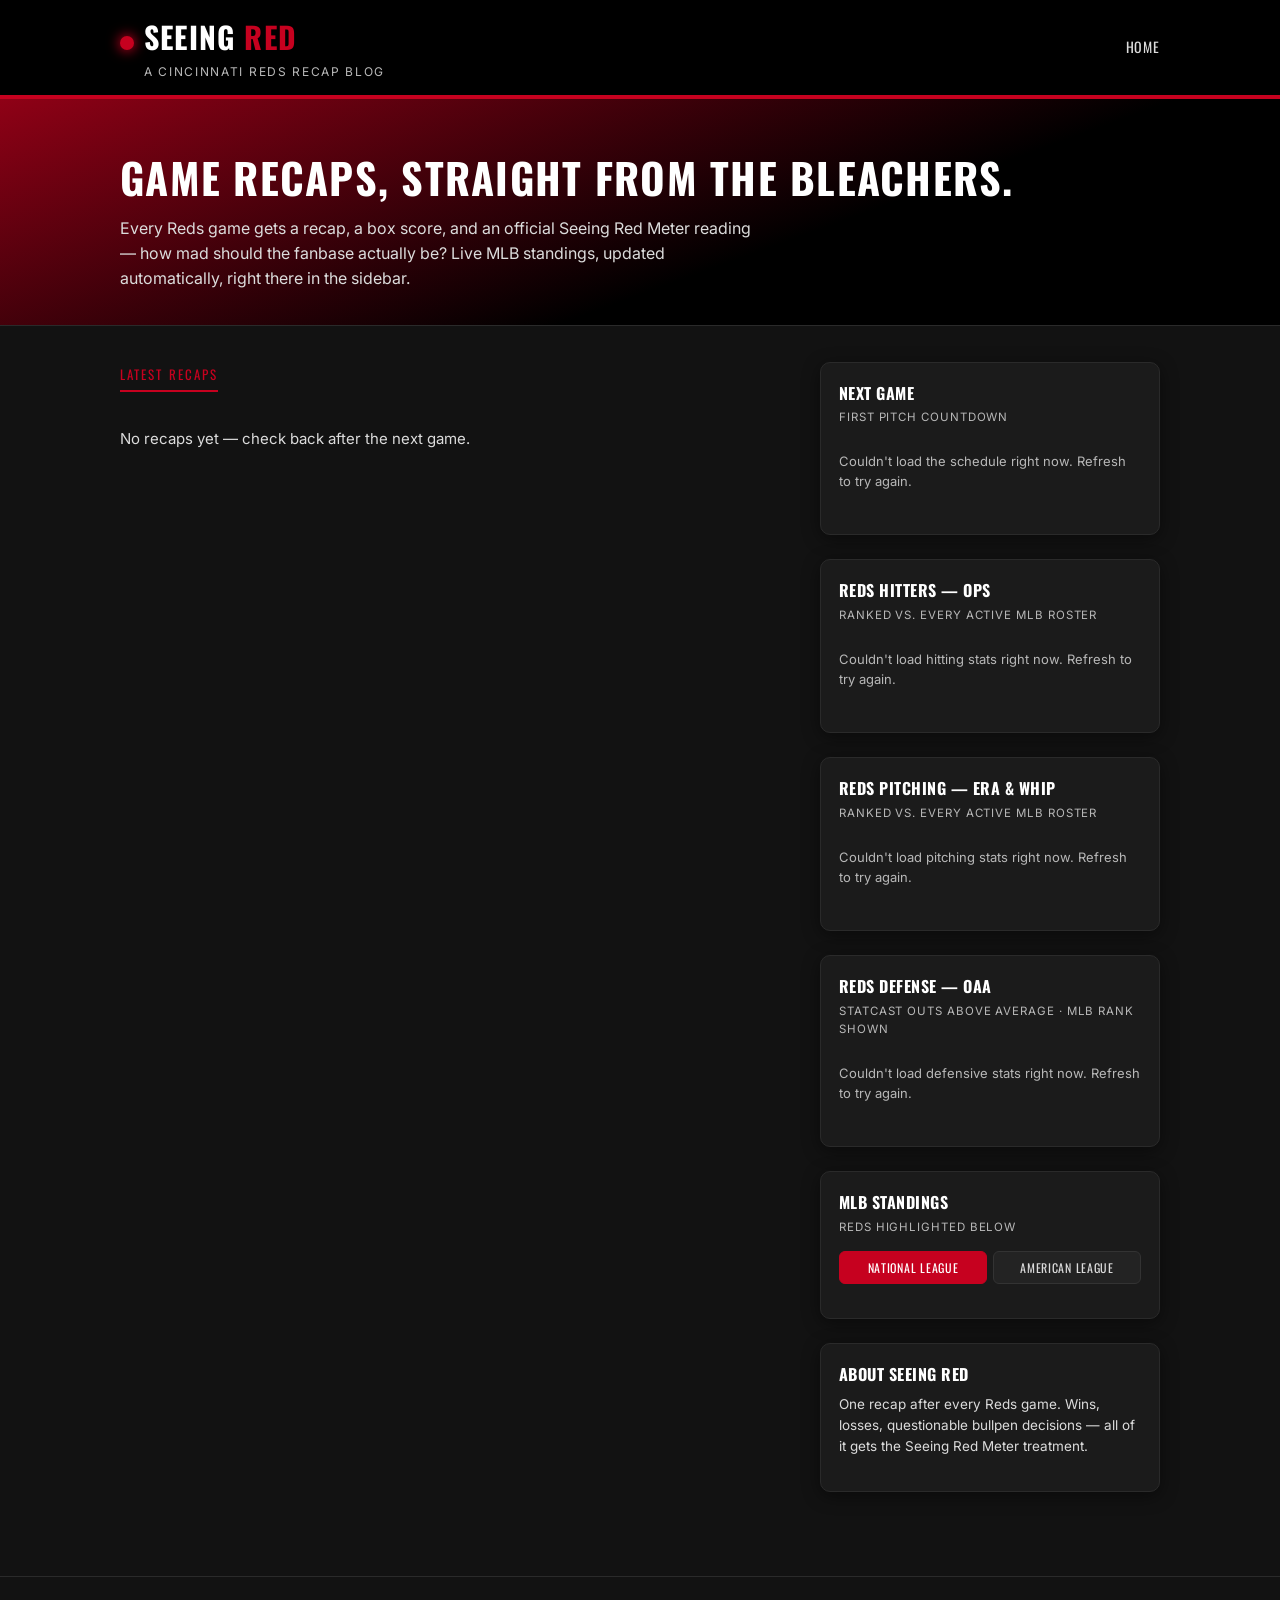
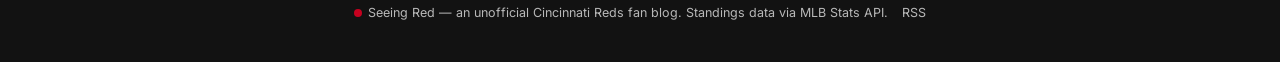
<file: index.html>
<!DOCTYPE html>
<html lang="en">
<head>
<meta charset="UTF-8" />
<meta name="viewport" content="width=device-width, initial-scale=1.0" />
<title>Seeing Red — A Cincinnati Reds Recap Blog</title>
<meta name="description" content="Game-by-game Cincinnati Reds recaps, plus live MLB standings and the Seeing Red Meter — how mad should the fanbase be?" />
<link rel="preconnect" href="https://fonts.googleapis.com">
<link href="https://fonts.googleapis.com/css2?family=Oswald:wght@400;500;600;700&family=Inter:wght@400;500;600&display=swap" rel="stylesheet">
<link rel="stylesheet" href="assets/css/styles.css" />
<link rel="alternate" type="application/rss+xml" title="Seeing Red RSS Feed" href="feed.xml" />
</head>
<body>

<header class="site-header">
  <div class="container">
    <div class="brand">
      <span class="logo-mark"></span>
      <div>
        <h1 class="brand-title">Seeing<span> Red</span></h1>
        <div class="brand-tag">A Cincinnati Reds Recap Blog</div>
      </div>
    </div>
    <nav class="site-nav">
      <a href="index.html">Home</a>
    </nav>
  </div>
</header>

<section class="hero">
  <div class="container">
    <h1>Game recaps, straight from the bleachers.</h1>
    <p>Every Reds game gets a recap, a box score, and an official Seeing Red Meter reading — how mad should the fanbase actually be? Live MLB standings, updated automatically, right there in the sidebar.</p>
  </div>
</section>

<main class="container">
  <div class="layout">

    <div>
      <div class="section-label">Latest Recaps</div>

      <!-- ================================================
           POST CARD — duplicate this block for each new
           recap and update the href + fields. Newest first.
           Paste new cards directly below this comment.
           ================================================ -->

      <p class="post-excerpt">No recaps yet — check back after the next game.</p>

    </div>

    <aside>
      <div class="widget" data-next-game-widget>
        <h3>Next Game</h3>
        <div class="widget-sub">First pitch countdown</div>
        <div data-next-game-body>
          <p class="standings-error">Loading schedule…</p>
        </div>
      </div>

      <div class="widget" data-ops-widget>
        <h3>Reds Hitters — OPS</h3>
        <div class="widget-sub">Ranked vs. every active MLB roster</div>
        <div data-ops-body>
          <p class="standings-error">Loading hitting stats…</p>
        </div>
      </div>

      <div class="widget" data-pitching-widget>
        <h3>Reds Pitching — ERA &amp; WHIP</h3>
        <div class="widget-sub">Ranked vs. every active MLB roster</div>
        <div data-pitching-body>
          <p class="standings-error">Loading pitching stats…</p>
        </div>
      </div>

      <div class="widget" data-oaa-widget>
        <h3>Reds Defense — OAA</h3>
        <div class="widget-sub">Statcast Outs Above Average · MLB rank shown</div>
        <div data-oaa-body>
          <p class="standings-error">Loading defensive stats…</p>
        </div>
      </div>

      <div class="widget" data-standings-widget>
        <h3>MLB Standings</h3>
        <div class="widget-sub">Reds highlighted below</div>
        <div class="league-toggle">
          <button type="button" data-league-btn="NL" class="active">National League</button>
          <button type="button" data-league-btn="AL">American League</button>
        </div>
        <div data-league-pane="NL" style="display:block;">
          <p class="standings-error">Loading standings…</p>
        </div>
        <div data-league-pane="AL" style="display:none;"></div>
        <div class="standings-updated" data-standings-updated></div>
      </div>

      <div class="widget">
        <h3>About Seeing Red</h3>
        <p style="font-size:13.5px; color:var(--gray-light); margin-top:8px;">
          One recap after every Reds game. Wins, losses, questionable bullpen decisions —
          all of it gets the Seeing Red Meter treatment.
        </p>
      </div>
    </aside>

  </div>
</main>

<footer class="site-footer">
  <div class="container">
    <span class="logo-mark"></span>Seeing Red — an unofficial Cincinnati Reds fan blog. Standings data via MLB Stats API.
    <a class="rss-link" href="feed.xml">RSS</a>
  </div>
</footer>

<script src="assets/js/seeing-red-meter.js"></script>
<script src="assets/js/standings.js"></script>
<script src="assets/js/next-game.js"></script>
<script src="assets/js/ops.js"></script>
<script src="assets/js/pitching.js"></script>
<script src="assets/js/oaa.js"></script>
</body>
</html>
</file>
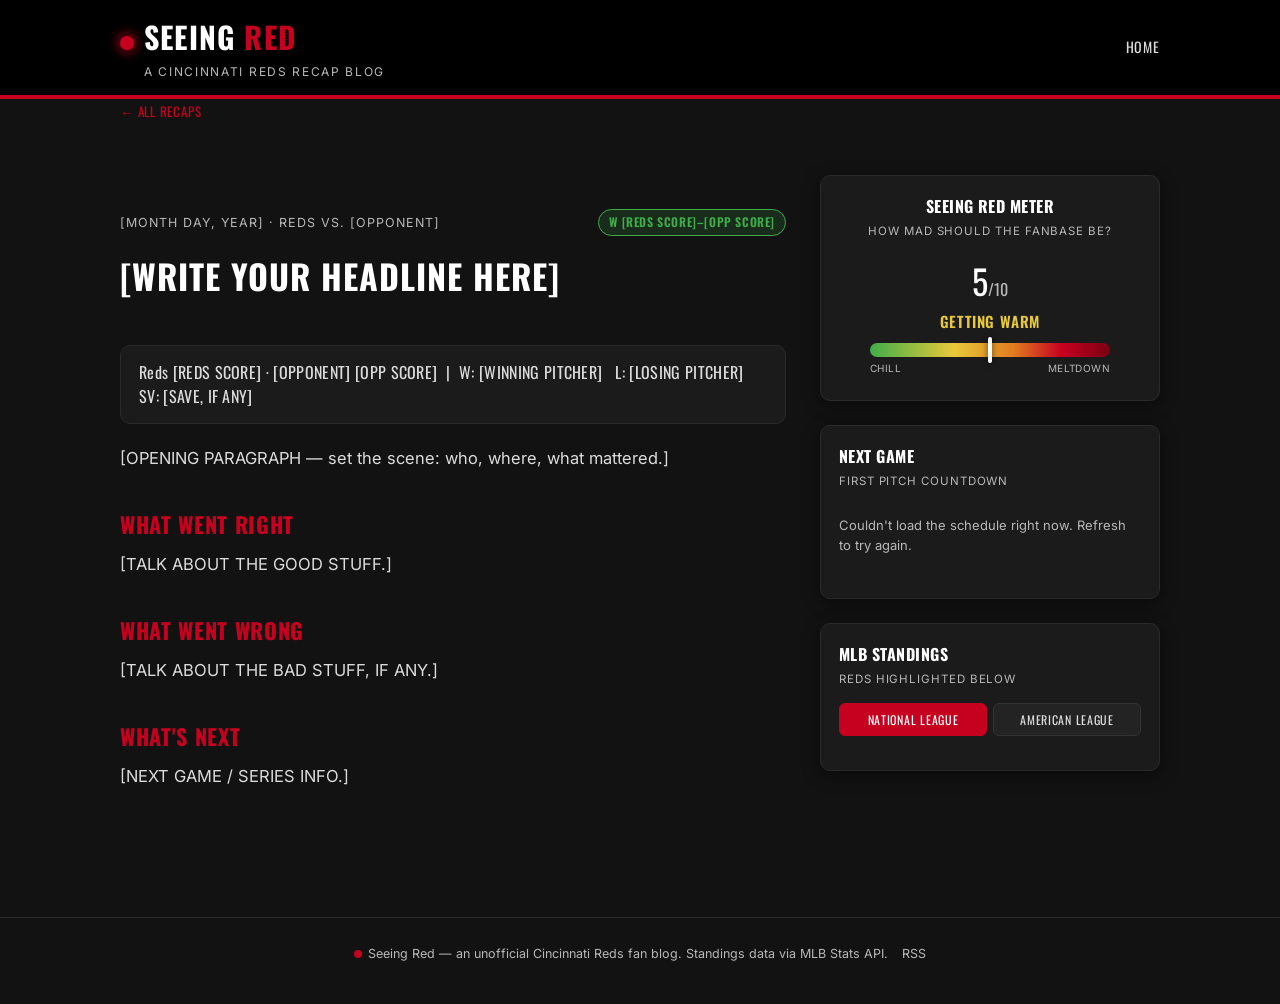
<file: posts/post-template.html>
<!DOCTYPE html>
<html lang="en">
<head>
<meta charset="UTF-8" />
<meta name="viewport" content="width=device-width, initial-scale=1.0" />

<!-- STEP 1: Update the title and description below -->
<title>[HEADLINE] — Seeing Red</title>
<meta name="description" content="[ONE-SENTENCE SUMMARY OF THE GAME]" />

<link rel="preconnect" href="https://fonts.googleapis.com">
<link href="https://fonts.googleapis.com/css2?family=Oswald:wght@400;500;600;700&family=Inter:wght@400;500;600&display=swap" rel="stylesheet">
<link rel="stylesheet" href="../assets/css/styles.css" />
</head>
<body>

<header class="site-header">
  <div class="container">
    <div class="brand">
      <span class="logo-mark"></span>
      <div>
        <h1 class="brand-title">Seeing<span> Red</span></h1>
        <div class="brand-tag">A Cincinnati Reds Recap Blog</div>
      </div>
    </div>
    <nav class="site-nav">
      <a href="../index.html">Home</a>
    </nav>
  </div>
</header>

<main class="container">

  <a class="back-link" href="../index.html">← All recaps</a>

  <div class="layout">
    <div>

      <div class="article-header">
        <div class="post-meta-row">
          <!-- STEP 2: date + opponent -->
          <span class="post-meta">[MONTH DAY, YEAR] · Reds vs. [OPPONENT]</span>
          <!-- STEP 3: result pill — use class "win" or "loss", and the score -->
          <span class="result-pill win">W [REDS SCORE]–[OPP SCORE]</span>
        </div>
        <!-- STEP 4: headline -->
        <h1>[WRITE YOUR HEADLINE HERE]</h1>
      </div>

      <article class="article-body">

        <!-- STEP 5: optional quick box score line -->
        <div class="boxscore-line">
          Reds [REDS SCORE] · [OPPONENT] [OPP SCORE] &nbsp;|&nbsp; W: [WINNING PITCHER] &nbsp; L: [LOSING PITCHER] &nbsp; SV: [SAVE, IF ANY]
        </div>

        <!-- STEP 6: write the recap. Add/remove <p> and <h2> tags as needed. -->
        <p>[OPENING PARAGRAPH — set the scene: who, where, what mattered.]</p>

        <h2>What Went Right</h2>
        <p>[TALK ABOUT THE GOOD STUFF.]</p>

        <h2>What Went Wrong</h2>
        <p>[TALK ABOUT THE BAD STUFF, IF ANY.]</p>

        <h2>What's Next</h2>
        <p>[NEXT GAME / SERIES INFO.]</p>

      </article>
    </div>

    <aside>
      <!-- STEP 7: Seeing Red Meter — set the score from 1 (fully chill) to 10 (nuclear meltdown) -->
      <div id="meter" class="widget meter-widget"></div>

      <div class="widget" data-next-game-widget>
        <h3>Next Game</h3>
        <div class="widget-sub">First pitch countdown</div>
        <div data-next-game-body>
          <p class="standings-error">Loading schedule…</p>
        </div>
      </div>

      <div class="widget" data-standings-widget>
        <h3>MLB Standings</h3>
        <div class="widget-sub">Reds highlighted below</div>
        <div class="league-toggle">
          <button type="button" data-league-btn="NL" class="active">National League</button>
          <button type="button" data-league-btn="AL">American League</button>
        </div>
        <div data-league-pane="NL" style="display:block;">
          <p class="standings-error">Loading standings…</p>
        </div>
        <div data-league-pane="AL" style="display:none;"></div>
        <div class="standings-updated" data-standings-updated></div>
      </div>
    </aside>
  </div>
</main>

<footer class="site-footer">
  <div class="container">
    <span class="logo-mark"></span>Seeing Red — an unofficial Cincinnati Reds fan blog. Standings data via MLB Stats API.
    <a class="rss-link" href="../feed.xml">RSS</a>
  </div>
</footer>

<script src="../assets/js/seeing-red-meter.js"></script>
<script src="../assets/js/standings.js"></script>
<script src="../assets/js/next-game.js"></script>
<script>
  // STEP 8: set the Seeing Red Meter score for this game (1–10)
  renderSeeingRedMeter(5, "meter");
</script>
</body>
</html>
</file>
<file: assets/css/styles.css>
/* =========================================================
   Seeing Red — Cincinnati Reds recap blog
   Sporty, high-contrast, red/black/white theme
   ========================================================= */

:root {
  --reds-red: #C6011F;
  --reds-red-dark: #8f0116;
  --reds-black: #000000;
  --off-black: #121212;
  --panel: #1b1b1b;
  --panel-light: #232323;
  --white: #ffffff;
  --gray: #b8b8b8;
  --gray-light: #dcdcdc;
  --gold: #f2c94c;
  --meter-green: #3fae4a;
  --meter-yellow: #e8c93a;
  --meter-orange: #e07b1f;
  --meter-red: #c6011f;
  --meter-deep-red: #7a0011;
  --radius: 10px;
  --shadow: 0 4px 18px rgba(0, 0, 0, 0.45);
}

* { box-sizing: border-box; }

html, body {
  margin: 0;
  padding: 0;
}

body {
  background: var(--off-black);
  color: var(--gray-light);
  font-family: "Inter", "Helvetica Neue", Arial, sans-serif;
  line-height: 1.55;
  -webkit-font-smoothing: antialiased;
}

h1, h2, h3, h4 {
  font-family: "Oswald", "Arial Narrow", Arial, sans-serif;
  text-transform: uppercase;
  letter-spacing: 0.03em;
  color: var(--white);
  margin: 0 0 0.5em 0;
}

a {
  color: var(--reds-red);
  text-decoration: none;
}
a:hover { text-decoration: underline; }

.container {
  max-width: 1080px;
  margin: 0 auto;
  padding: 0 20px;
}

/* ---------- Header / Nav ---------- */

.site-header {
  background: var(--reds-black);
  border-bottom: 4px solid var(--reds-red);
  position: sticky;
  top: 0;
  z-index: 50;
}

.site-header .container {
  display: flex;
  align-items: center;
  justify-content: space-between;
  padding-top: 14px;
  padding-bottom: 14px;
  flex-wrap: wrap;
  gap: 10px;
}

.brand {
  display: flex;
  align-items: baseline;
  gap: 10px;
}

.brand .logo-mark {
  display: inline-block;
  width: 14px;
  height: 14px;
  background: var(--reds-red);
  border-radius: 50%;
  box-shadow: 0 0 12px 2px rgba(198, 1, 31, 0.8);
}

.brand-title {
  font-family: "Oswald", Arial, sans-serif;
  font-size: 30px;
  font-weight: 700;
  letter-spacing: 0.04em;
  color: var(--white);
  margin: 0;
}

.brand-title span {
  color: var(--reds-red);
}

.brand-tag {
  color: var(--gray);
  font-size: 12px;
  text-transform: uppercase;
  letter-spacing: 0.14em;
  margin-top: 2px;
}

.site-nav a {
  color: var(--gray-light);
  margin-left: 22px;
  font-family: "Oswald", Arial, sans-serif;
  text-transform: uppercase;
  font-size: 14px;
  letter-spacing: 0.06em;
}

.site-nav a:hover { color: var(--reds-red); }

/* ---------- Hero ---------- */

.hero {
  background: linear-gradient(160deg, var(--reds-red-dark) 0%, var(--reds-black) 62%);
  padding: 46px 0 34px;
  border-bottom: 1px solid #2a2a2a;
}

.hero h1 {
  font-size: 42px;
  margin-bottom: 6px;
}

.hero p {
  color: var(--gray-light);
  font-size: 16px;
  max-width: 640px;
  margin: 0;
}

/* ---------- Layout: posts + sidebar ---------- */

.layout {
  display: grid;
  grid-template-columns: 1fr 340px;
  gap: 34px;
  padding: 36px 0 60px;
  align-items: start;
}

@media (max-width: 860px) {
  .layout {
    grid-template-columns: 1fr;
  }
}

/* ---------- Post cards (homepage list) ---------- */

.section-label {
  font-family: "Oswald", Arial, sans-serif;
  color: var(--reds-red);
  font-size: 13px;
  letter-spacing: 0.16em;
  text-transform: uppercase;
  border-bottom: 2px solid var(--reds-red);
  display: inline-block;
  padding-bottom: 6px;
  margin-bottom: 20px;
}

.post-card {
  background: var(--panel);
  border: 1px solid #2a2a2a;
  border-left: 4px solid var(--reds-red);
  border-radius: var(--radius);
  padding: 20px 22px;
  margin-bottom: 18px;
  box-shadow: var(--shadow);
  transition: transform 0.15s ease, border-color 0.15s ease;
}

.post-card:hover {
  transform: translateY(-2px);
  border-left-color: var(--gold);
}

.post-meta-row {
  display: flex;
  align-items: center;
  justify-content: space-between;
  flex-wrap: wrap;
  gap: 10px;
  margin-bottom: 10px;
}

.post-meta {
  font-size: 12.5px;
  color: var(--gray);
  text-transform: uppercase;
  letter-spacing: 0.08em;
}

.result-pill {
  font-family: "Oswald", Arial, sans-serif;
  font-size: 12px;
  font-weight: 600;
  letter-spacing: 0.05em;
  padding: 3px 10px;
  border-radius: 999px;
  text-transform: uppercase;
}

.result-pill.win {
  background: rgba(63, 174, 74, 0.16);
  color: var(--meter-green);
  border: 1px solid var(--meter-green);
}

.result-pill.loss {
  background: rgba(198, 1, 31, 0.16);
  color: var(--reds-red);
  border: 1px solid var(--reds-red);
}

.post-card h2 {
  font-size: 22px;
  margin-bottom: 8px;
}

.post-card h2 a { color: var(--white); }
.post-card h2 a:hover { color: var(--reds-red); text-decoration: none; }

.post-excerpt {
  color: var(--gray-light);
  font-size: 15px;
  margin-bottom: 12px;
}

.post-card-footer {
  display: flex;
  align-items: center;
  justify-content: space-between;
  gap: 14px;
  flex-wrap: wrap;
}

.mini-meter {
  display: flex;
  align-items: center;
  gap: 8px;
  font-size: 12.5px;
  color: var(--gray);
  text-transform: uppercase;
  letter-spacing: 0.06em;
}

.mini-meter-bar {
  width: 90px;
  height: 8px;
  border-radius: 6px;
  background: #333;
  overflow: hidden;
}

.mini-meter-fill {
  height: 100%;
  border-radius: 6px;
}

.read-more {
  font-family: "Oswald", Arial, sans-serif;
  font-size: 13px;
  text-transform: uppercase;
  letter-spacing: 0.06em;
}

/* ---------- Sidebar / Standings widget ---------- */

.widget {
  background: var(--panel);
  border: 1px solid #2a2a2a;
  border-radius: var(--radius);
  padding: 18px 18px 20px;
  margin-bottom: 24px;
  box-shadow: var(--shadow);
}

.widget h3 {
  font-size: 16px;
  color: var(--white);
  margin-bottom: 4px;
}

.widget-sub {
  font-size: 11.5px;
  color: var(--gray);
  text-transform: uppercase;
  letter-spacing: 0.08em;
  margin-bottom: 14px;
}

.league-toggle {
  display: flex;
  gap: 6px;
  margin-bottom: 14px;
}

.league-toggle button {
  flex: 1;
  background: var(--panel-light);
  border: 1px solid #333;
  color: var(--gray-light);
  font-family: "Oswald", Arial, sans-serif;
  font-size: 12px;
  letter-spacing: 0.06em;
  text-transform: uppercase;
  padding: 7px 6px;
  border-radius: 6px;
  cursor: pointer;
}

.league-toggle button.active {
  background: var(--reds-red);
  border-color: var(--reds-red);
  color: var(--white);
}

.division-block {
  margin-bottom: 14px;
}

.division-title {
  font-size: 11.5px;
  color: var(--gray);
  text-transform: uppercase;
  letter-spacing: 0.1em;
  margin-bottom: 6px;
  border-bottom: 1px solid #2a2a2a;
  padding-bottom: 4px;
}

table.standings-table {
  width: 100%;
  border-collapse: collapse;
  font-size: 13px;
}

table.standings-table th {
  text-align: left;
  color: var(--gray);
  font-weight: 500;
  font-size: 11px;
  text-transform: uppercase;
  letter-spacing: 0.05em;
  padding: 4px 4px;
  border-bottom: 1px solid #2a2a2a;
}

table.standings-table td {
  padding: 5px 4px;
  color: var(--gray-light);
  border-bottom: 1px solid #202020;
}

table.standings-table th:not(:first-child),
table.standings-table td:not(:first-child) {
  text-align: right;
}

tr.reds-row td {
  background: rgba(198, 1, 31, 0.18);
  color: var(--white);
  font-weight: 600;
}

tr.reds-row td:first-child {
  border-left: 3px solid var(--reds-red);
}

.standings-updated {
  margin-top: 10px;
  font-size: 11px;
  color: var(--gray);
  text-align: right;
}

.standings-error {
  font-size: 13px;
  color: var(--gray);
  padding: 10px 0;
}

/* ---------- Seeing Red Meter (full gauge, on post pages) ---------- */

.meter-widget {
  text-align: center;
}

.meter-gauge {
  position: relative;
  width: 100%;
  max-width: 240px;
  margin: 6px auto 4px;
}

.meter-readout {
  font-family: "Oswald", Arial, sans-serif;
  font-size: 34px;
  color: var(--white);
  margin-top: 4px;
}

.meter-readout span {
  font-size: 16px;
  color: var(--gray);
}

.meter-label {
  font-family: "Oswald", Arial, sans-serif;
  font-size: 15px;
  letter-spacing: 0.04em;
  text-transform: uppercase;
  margin-top: 2px;
  font-weight: 600;
}

.meter-scale-bar {
  width: 100%;
  height: 14px;
  border-radius: 8px;
  margin-top: 10px;
  background: linear-gradient(
    90deg,
    var(--meter-green) 0%,
    var(--meter-yellow) 35%,
    var(--meter-orange) 60%,
    var(--meter-red) 80%,
    var(--meter-deep-red) 100%
  );
  position: relative;
}

.meter-scale-marker {
  position: absolute;
  top: -6px;
  width: 4px;
  height: 26px;
  background: var(--white);
  border-radius: 2px;
  transform: translateX(-50%);
  box-shadow: 0 0 6px rgba(0,0,0,0.6);
}

.meter-scale-labels {
  display: flex;
  justify-content: space-between;
  font-size: 10px;
  color: var(--gray);
  text-transform: uppercase;
  letter-spacing: 0.04em;
  margin-top: 4px;
}

/* ---------- Reds OPS+ widget ---------- */

.ops-row {
  display: flex;
  align-items: center;
  justify-content: space-between;
  gap: 10px;
  padding: 8px 0;
  border-bottom: 1px solid #202020;
}

.ops-row:last-child {
  border-bottom: none;
}

.ops-name-block {
  display: flex;
  flex-direction: column;
  min-width: 0;
}

.ops-name {
  font-size: 13.5px;
  font-weight: 600;
  color: var(--gray-light);
  white-space: nowrap;
  overflow: hidden;
  text-overflow: ellipsis;
}

.ops-pos {
  font-size: 10.5px;
  font-weight: 500;
  color: var(--gray);
  text-transform: uppercase;
  margin-left: 2px;
}

.ops-rank {
  font-size: 10.5px;
  color: var(--gray);
  text-transform: uppercase;
  letter-spacing: 0.04em;
  margin-top: 2px;
}

.ops-value {
  flex-shrink: 0;
  font-family: "Oswald", Arial, sans-serif;
  font-size: 17px;
  font-weight: 600;
  padding: 3px 10px;
  border-radius: 6px;
  min-width: 30px;
  text-align: center;
}

.ops-good {
  background: rgba(63, 174, 74, 0.16);
  color: var(--meter-green);
  border: 1px solid var(--meter-green);
}

.ops-mid {
  background: rgba(184, 184, 184, 0.1);
  color: var(--gray-light);
  border: 1px solid #444;
}

.ops-bad {
  background: rgba(198, 1, 31, 0.16);
  color: var(--reds-red);
  border: 1px solid var(--reds-red);
}

/* ---------- Post page (article) ---------- */

.article-header {
  padding: 34px 0 10px;
}

.article-header .post-meta-row {
  margin-bottom: 14px;
}

.article-header h1 {
  font-size: 34px;
  margin-bottom: 10px;
}

.article-body {
  max-width: 760px;
  padding-bottom: 50px;
  font-size: 16.5px;
}

.article-body p {
  margin: 0 0 1.1em 0;
}

.article-body h2 {
  font-size: 22px;
  margin-top: 1.6em;
  color: var(--reds-red);
}

.boxscore-line {
  background: var(--panel);
  border: 1px solid #2a2a2a;
  border-radius: var(--radius);
  padding: 14px 18px;
  margin: 22px 0;
  font-family: "Oswald", Arial, sans-serif;
  font-size: 16px;
  letter-spacing: 0.02em;
}

.back-link {
  display: inline-block;
  margin-bottom: 18px;
  font-size: 13px;
  text-transform: uppercase;
  letter-spacing: 0.06em;
  font-family: "Oswald", Arial, sans-serif;
}

/* ---------- Footer ---------- */

.site-footer {
  border-top: 1px solid #2a2a2a;
  padding: 26px 0 40px;
  text-align: center;
  color: var(--gray);
  font-size: 12.5px;
}

.site-footer .logo-mark {
  display: inline-block;
  width: 8px;
  height: 8px;
  background: var(--reds-red);
  border-radius: 50%;
  margin-right: 6px;
}

.site-footer .rss-link {
  margin-left: 10px;
  color: var(--gray);
}

.site-footer .rss-link:hover {
  color: var(--reds-red);
}

/* ---------- Next Game widget ---------- */

.next-game-matchup {
  font-family: "Oswald", Arial, sans-serif;
  font-size: 18px;
  color: var(--white);
  text-align: center;
  margin: 4px 0 2px;
}

.next-game-matchup .vs-at {
  color: var(--gray);
  font-size: 13px;
  margin: 0 6px;
  text-transform: uppercase;
}

.next-game-venue {
  text-align: center;
  color: var(--gray);
  font-size: 12px;
  margin-bottom: 14px;
}

.next-game-live {
  text-align: center;
  color: var(--meter-red);
  font-family: "Oswald", Arial, sans-serif;
  font-size: 20px;
  letter-spacing: 0.08em;
  padding: 10px 0;
}

.countdown-row {
  display: flex;
  justify-content: center;
  gap: 16px;
}

.countdown-box {
  background: var(--panel-light);
  border: 1px solid #303030;
  border-radius: 8px;
  padding: 8px 4px;
  width: 56px;
  text-align: center;
}

.countdown-box .num {
  font-family: "Oswald", Arial, sans-serif;
  font-size: 22px;
  color: var(--white);
  line-height: 1;
}

.countdown-box .unit {
  font-size: 9.5px;
  color: var(--gray);
  text-transform: uppercase;
  letter-spacing: 0.06em;
  margin-top: 3px;
}
</file>
